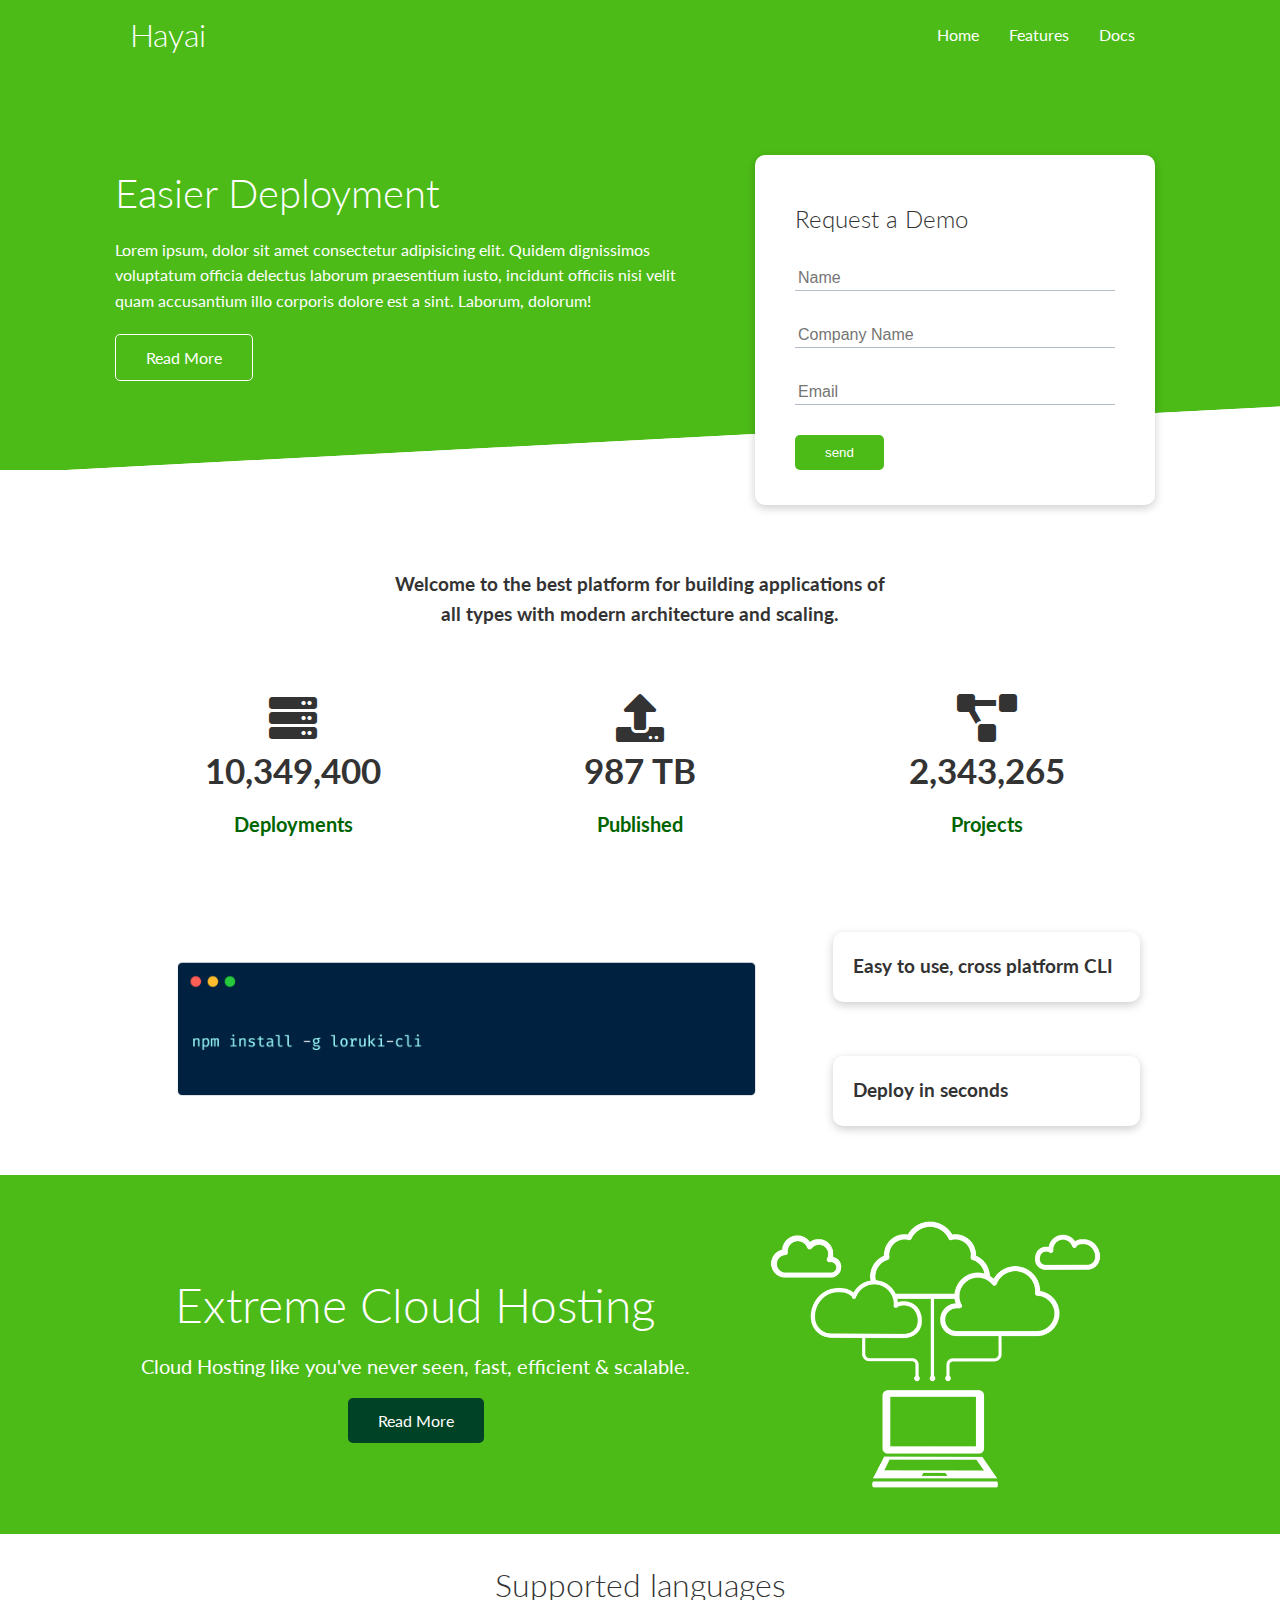
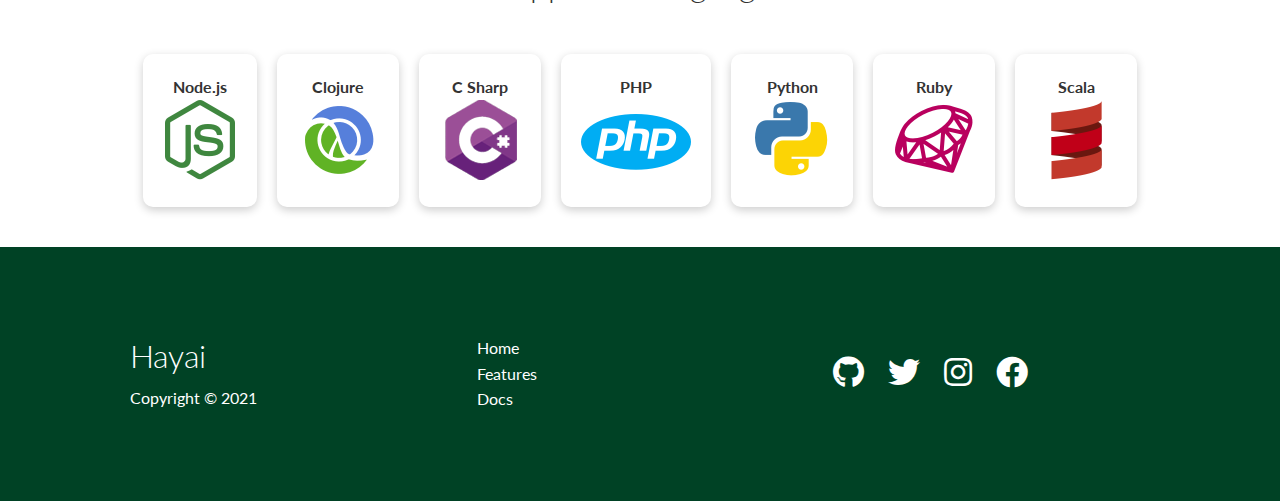
<file: index.html>
<!DOCTYPE html>
<html lang="en">
<head>
    <meta charset="UTF-8">
    <meta http-equiv="X-UA-Compatible" content="IE=edge">
    <meta name="viewport" content="width=device-width, initial-scale=1.0">
    <link rel="stylesheet" href="css/utilities.css">
    <link rel="stylesheet" href="css/style.css">
    <link rel="stylesheet" href="https://cdnjs.cloudflare.com/ajax/libs/font-awesome/5.15.3/css/all.min.css" referrerpolicy="no-referrer" />
    <title>Hayai | Cloud Hosting For Everyone</title>
</head>
<body>
    <!-- Navbar-->
    <div class="navbar">
        <div class="container flex">
            <h1 class="logo">Hayai</h1>
            <nav>
                <ul>
                    <li><a href="index.html">Home</a></li>
                    <li><a href="features.html">Features</a></li>
                    <li><a href="docs.html">Docs</a></li>
                </ul>
            </nav>
        </div>
    </div>

    <!--showcase-->
    <section class="showcase">
        <div class="container grid">
            <div class="showcase-text">
                <h1>Easier Deployment</h1>
                <p>Lorem ipsum, dolor sit amet consectetur adipisicing elit. Quidem dignissimos voluptatum officia delectus laborum praesentium iusto, incidunt officiis nisi velit quam accusantium illo corporis dolore est a sint. Laborum, dolorum!</p>
                <a href="features.html" class="btn btn-outline">Read More</a>
            </div>

            <div class="showcase-form card">
                <h2>Request a Demo</h2>
                <form>
                    <div class="form-control">
                        <input type="text" name="name" placeholder="Name" required>
                    </div>
                    <div class="form-control">
                        <input type="text" name="company" placeholder="Company Name" required>
                    </div>
                    <div class="form-control">
                        <input type="text" name="email" placeholder="Email" required>
                    </div>
                    <input type="submit" value="send" class="btn btn-primary">
                </form>
            </div>
        </div>
    </section>


    <!--Stats-->
    <section class="stats">
        <div class="container">
            <h3 class="stats-heading text-center my-1">
                Welcome to the best platform for building applications of all types with modern architecture and scaling.
            </h3>

            <div class="grid grid-3 text-center my-4">
                <div>
                    <i class="fas fa-server fa-3x">
                    </i>
                    <h3>10,349,400</h3>
                    <p class="text-secondary">Deployments</p>
                </div>
                <div>
                    <i class="fas fa-upload fa-3x">
                    </i>
                    <h3>987 TB</h3>
                    <p class="text-secondary">Published</p>
                </div>
                <div>
                    <i class="fas fa-project-diagram fa-3x">
                    </i>
                    <h3>2,343,265</h3>
                    <p class="text-secondary">Projects</p>
                </div>
            </div>
        </div>
    </section>

    <!-- Cli -->
    <section class="cli">
        <div class="container grid">
            <img src="images/cli.png" alt="">
            <div class="card">
                <h3>Easy to use, cross platform CLI</h3>
            </div>
            <div class="card">
                <h3>Deploy in seconds</h3>
            </div>
        </div>
    </section>

    <!-- CLoud -->
    <section class="cloud bg-primary my-2 py-2">
        <div class="container grid">
            <div class="text-center">
                <h2 class="lg">Extreme Cloud Hosting</h2>
                <p class="lead my-1">Cloud Hosting like you've never seen, fast, efficient & scalable.</p>
                <a href="features.html" class="btn btn-dark">Read More</a>
            </div>
            <img src="images/cloud.png" alt="">
        </div>
    </section>

    <!-- Languages -->
    <section class="languages">
        <h2 class="md text-center my-2">
            Supported languages
        </h2>
        <div class="container flex">
            <div class="card">
                <h4>Node.js</h4>
                <img src="images/logos/node.png" alt="">
            </div>
            <div class="card">
                <h4>Clojure</h4>
                <img src="images/logos/clojure.png" alt="">
            </div>
            <div class="card">
                <h4>C Sharp</h4>
                <img src="images/logos/csharp.png" alt="">
            </div>
            <div class="card">
                <h4>PHP</h4>
                <img src="images/logos/php.png" alt="">
            </div>
            <div class="card">
                <h4>Python</h4>
                <img src="images/logos/python.png" alt="">
            </div>
            <div class="card">
                <h4>Ruby</h4>
                <img src="images/logos/ruby.png" alt="">
            </div>
            <div class="card">
                <h4>Scala</h4>
                <img src="images/logos/scala.png" alt="">
            </div>
        </div>
    </section>

    <!--Footer-->
    <footer class="footer bg-dark py-5">
        <div class="container grid grid-3">
            <div>
                <h1>Hayai</h1>
                <p>Copyright &copy; 2021</p>
            </div>
            <nav>
                <ul>
                    <li><a href="index.html">Home</a></li>
                    <li><a href="features.html">Features</a></li>
                    <li><a href="docs.html">Docs</a></li>
                </ul>
            </nav>
            <div class="social">
                <a href="#"><i class="fab fa-github fa-2x"></i></a>
                <a href="#"><i class="fab fa-twitter fa-2x"></i></a>
                <a href="#"><i class="fab fa-instagram fa-2x"></i></a>
                <a href="#"><i class="fab fa-facebook fa-2x"></i></a>
            </div>
        </div>
    </footer>
</body>
</html>
</file>
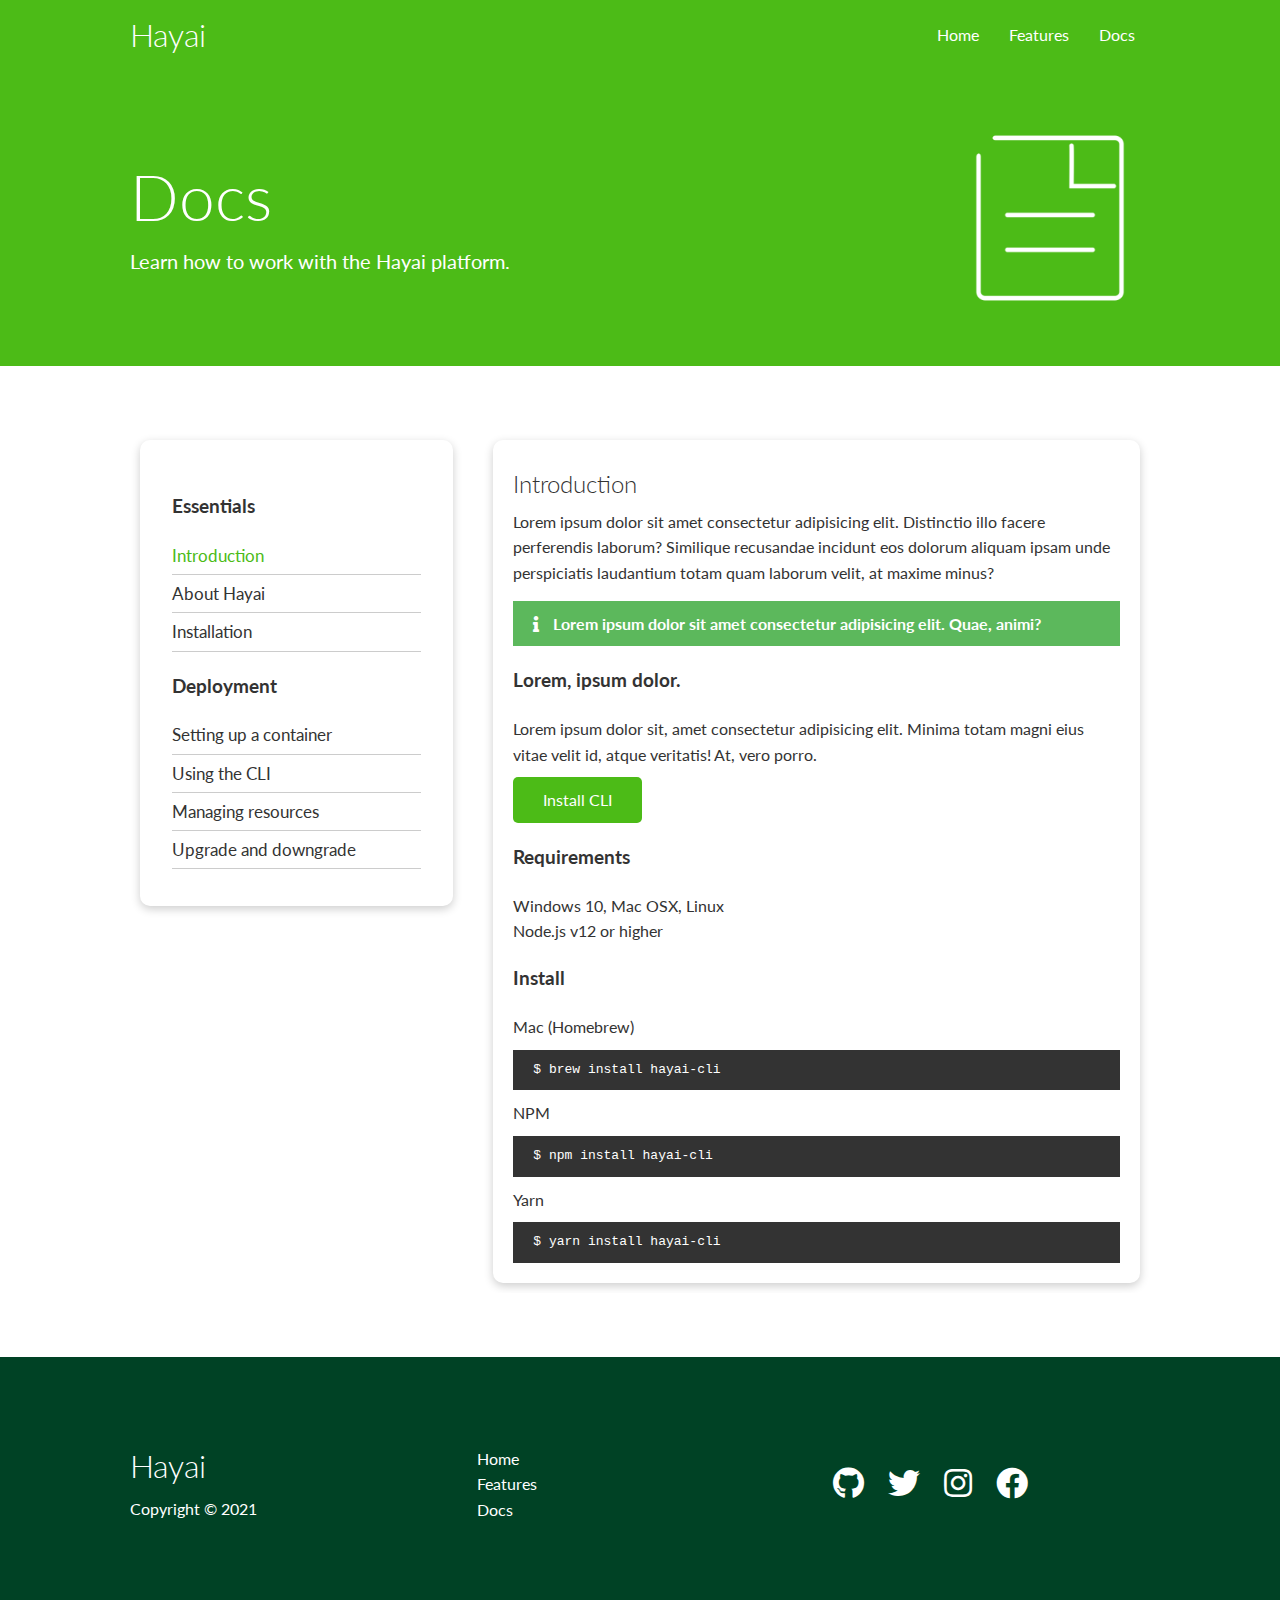
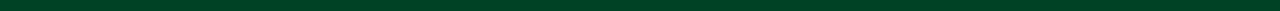
<file: docs.html>
<!DOCTYPE html>
<html lang="en">
<head>
    <meta charset="UTF-8">
    <meta http-equiv="X-UA-Compatible" content="IE=edge">
    <meta name="viewport" content="width=device-width, initial-scale=1.0">
    <link rel="stylesheet" href="css/utilities.css">
    <link rel="stylesheet" href="css/style.css">
    <link rel="stylesheet" href="https://cdnjs.cloudflare.com/ajax/libs/font-awesome/5.15.3/css/all.min.css" referrerpolicy="no-referrer" />
    <title>Hayai | Cloud Hosting For Everyone</title>
</head>
<body>
    <!-- Navbar-->
    <div class="navbar">
        <div class="container flex">
            <h1 class="logo">Hayai</h1>
            <nav>
                <ul>
                    <li><a href="index.html">Home</a></li>
                    <li><a href="features.html">Features</a></li>
                    <li><a href="docs.html">Docs</a></li>
                </ul>
            </nav>
        </div>
    </div>

    <!-- Head -->
    <section class="docs-head bg-primary py-3">
        <div class="container grid">
            <div>
                <h1 class="xl">Docs</h1>
                <p class="lead">Learn how to work with the Hayai platform.</p>
            </div>
            <img src="images/docs.png" alt="">
        </div>
    </section>

    <!--docs main-->
    <section class="docs-main my-4">
        <div class="container grid">
            <div class="card p-3">
                <h3 class="my-2">Essentials</h3>
                <nav>
                    <ul>
                        <li><a class="text-primary" href="#">Introduction</a></li>
                        <li><a href="#">About Hayai</a></li>
                        <li><a href="#">Installation</a></li>
                    </ul>
                </nav>

                <h3 class="my-2">
                    Deployment
                </h3>
                <nav>
                    <ul>
                        <li><a href="#">Setting up a container</a></li>
                        <li><a href="#">Using the CLI</a></li>
                        <li><a href="#">Managing resources</a></li>
                        <li><a href="#">Upgrade and downgrade</a></li>
                    </ul>
                </nav>
        </div>
        <div class="card">
            <h2>Introduction</h2>
            <p>Lorem ipsum dolor sit amet consectetur adipisicing elit. Distinctio illo facere perferendis laborum? Similique recusandae incidunt eos dolorum aliquam ipsam unde perspiciatis laudantium totam quam laborum velit, at maxime minus?</p>

            <div class="alert alert-success">
                <i class="fas fa-info"></i> Lorem ipsum dolor sit amet consectetur adipisicing elit. Quae, animi?
            </div>

            <h3>Lorem, ipsum dolor.</h3>
            <p>Lorem ipsum dolor sit, amet consectetur adipisicing elit. Minima totam magni eius vitae velit id, atque veritatis! At, vero porro.</p>
            <a href="#" class="btn btn-primary">Install CLI</a>

            <h3>Requirements</h3>
            <ul>
                <li>Windows 10, Mac OSX, Linux</li>
                <li>Node.js v12 or higher</li>
            </ul>

            <h3>Install</h3>
            <p>Mac (Homebrew)</p>
            <pre><code>$ brew install hayai-cli</code></pre>
            <p>NPM</p>
            <pre><code>$ npm install hayai-cli</code></pre>
            <p>Yarn</p>
            <pre><code>$ yarn install hayai-cli</code></pre>

        </div>
        </div>
    </section>

    <!--Footer-->
    <footer class="footer bg-dark py-5">
        <div class="container grid grid-3">
            <div>
                <h1>Hayai</h1>
                <p>Copyright &copy; 2021</p>
            </div>
            <nav>
                <ul>
                    <li><a href="index.html">Home</a></li>
                    <li><a href="features.html">Features</a></li>
                    <li><a href="docs.html">Docs</a></li>
                </ul>
            </nav>
            <div class="social">
                <a href="#"><i class="fab fa-github fa-2x"></i></a>
                <a href="#"><i class="fab fa-twitter fa-2x"></i></a>
                <a href="#"><i class="fab fa-instagram fa-2x"></i></a>
                <a href="#"><i class="fab fa-facebook fa-2x"></i></a>
            </div>
        </div>
    </footer>
</body>
</html>
</file>
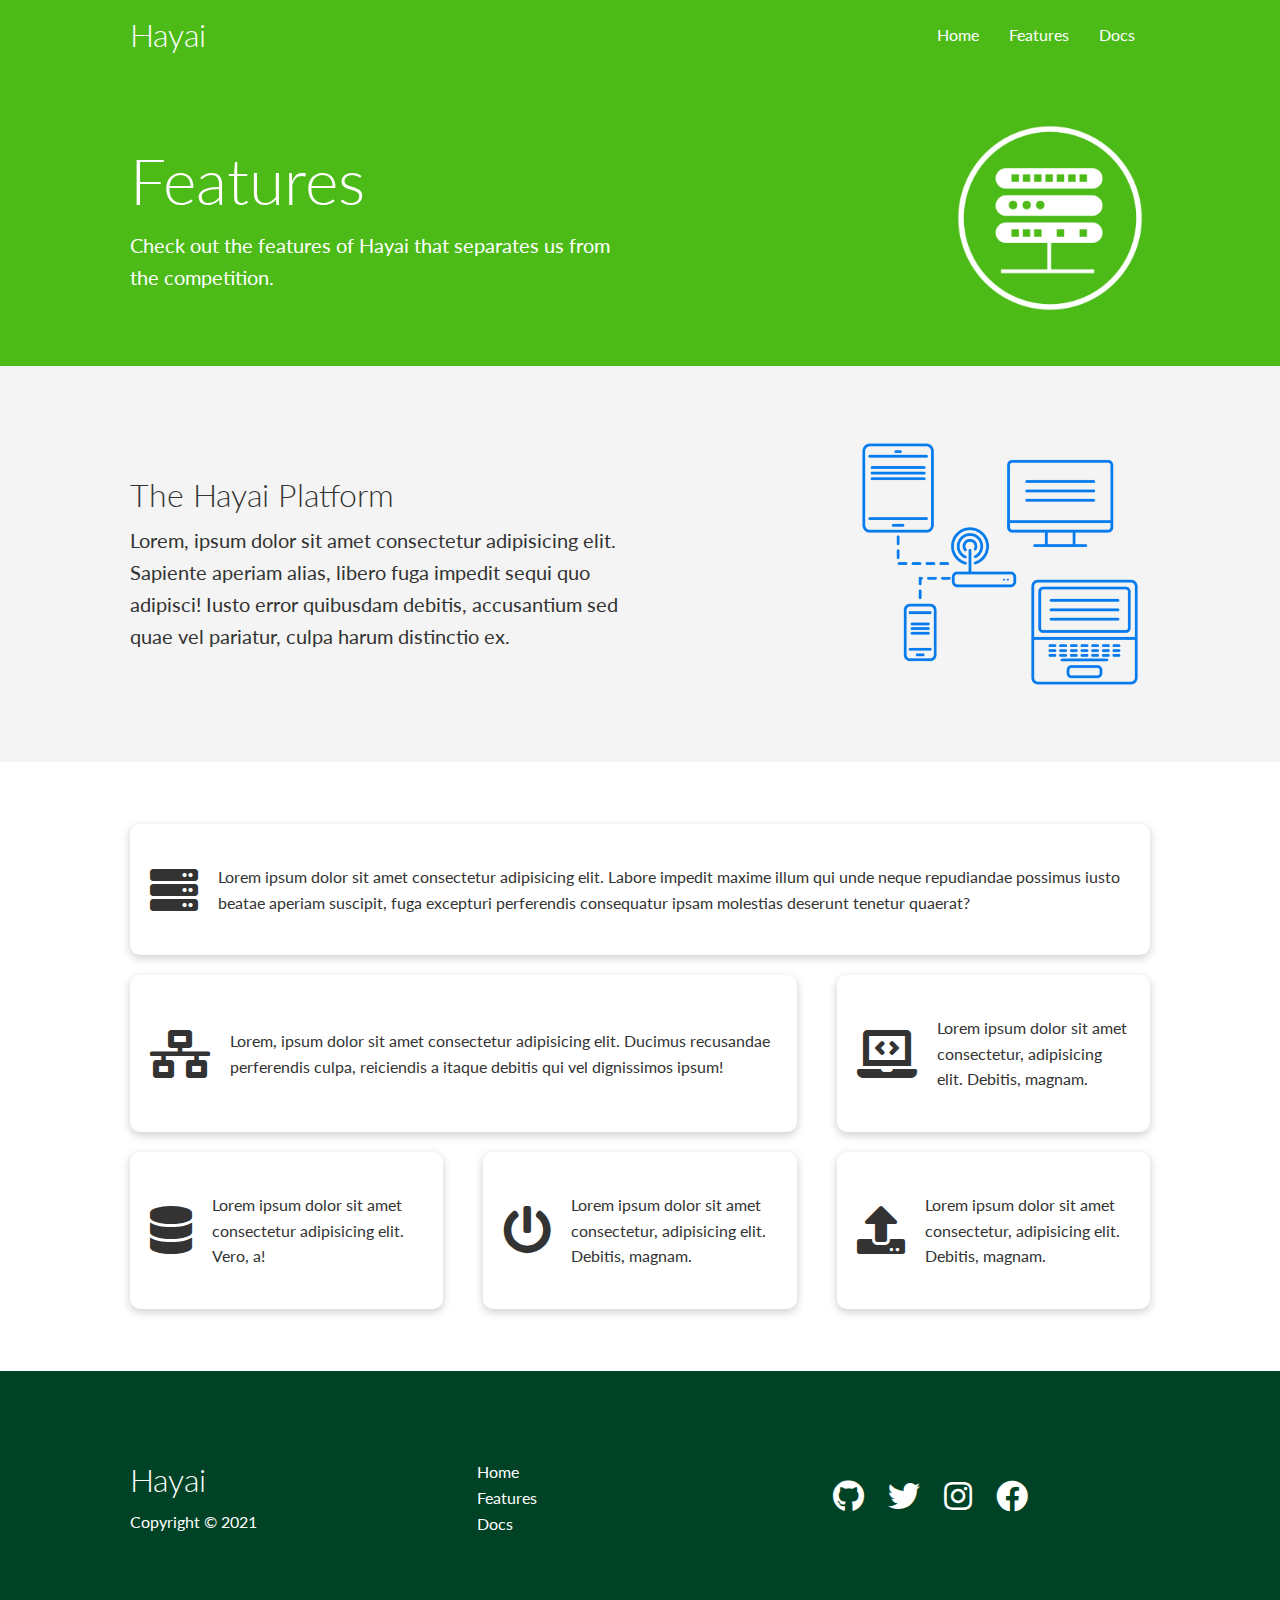
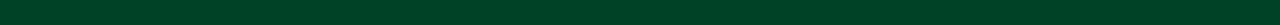
<file: features.html>
<!DOCTYPE html>
<html lang="en">
<head>
    <meta charset="UTF-8">
    <meta http-equiv="X-UA-Compatible" content="IE=edge">
    <meta name="viewport" content="width=device-width, initial-scale=1.0">
    <link rel="stylesheet" href="css/utilities.css">
    <link rel="stylesheet" href="css/style.css">
    <link rel="stylesheet" href="https://cdnjs.cloudflare.com/ajax/libs/font-awesome/5.15.3/css/all.min.css" referrerpolicy="no-referrer" />
    <title>Hayai | Cloud Hosting For Everyone</title>
</head>
<body>
    <!-- Navbar-->
    <div class="navbar">
        <div class="container flex">
            <h1 class="logo">Hayai</h1>
            <nav>
                <ul>
                    <li><a href="index.html">Home</a></li>
                    <li><a href="features.html">Features</a></li>
                    <li><a href="docs.html">Docs</a></li>
                </ul>
            </nav>
        </div>
    </div>

    <!-- Head -->
    <section class="features-head bg-primary py-3">
        <div class="container grid">
            <div>
                <h1 class="xl">Features</h1>
                <p class="lead">Check out the features of Hayai that separates us from the competition.</p>
            </div>
            <img src="images/server.png" alt="">
        </div>
    </section>

    <!-- sub head -->
    <section class="features-sub-head bg-light py-3">
        <div class="container grid">
            <div>
                <h1 class="md">The Hayai Platform</h1>
                <p class="lead">Lorem, ipsum dolor sit amet consectetur adipisicing elit. Sapiente aperiam alias, libero fuga impedit sequi quo adipisci! Iusto error quibusdam debitis, accusantium sed quae vel pariatur, culpa harum distinctio ex.</p>
            </div>
            <img src="images/server2.png" alt="">
        </div>
    </section>

    <section class="features-main my-2">
        <div class="container grid grid-3">
            <div class="card flex">
                <i class="fas fa-server fa-3x"></i>
                <p>Lorem ipsum dolor sit amet consectetur adipisicing elit. Labore impedit maxime illum qui unde neque repudiandae possimus iusto beatae aperiam suscipit, fuga excepturi perferendis consequatur ipsam molestias deserunt tenetur quaerat?</p>
            </div>
            <div class="card flex">
                <i class="fas fa-network-wired fa-3x"></i>
                <p>
                    Lorem, ipsum dolor sit amet consectetur adipisicing elit. Ducimus
                    recusandae perferendis culpa, reiciendis a itaque debitis qui vel
                    dignissimos ipsum!
                </p>
            </div>
            <div class="card flex">
                <i class="fas fa-laptop-code fa-3x"></i>
                <p>
                    Lorem ipsum dolor sit amet consectetur, adipisicing elit. Debitis,
                    magnam.
                </p>
            </div>
            <div class="card flex">
                <i class="fas fa-database fa-3x"></i>
                <p>
                    Lorem ipsum dolor sit amet consectetur adipisicing elit. Vero, a!
                </p>
            </div>
            <div class="card flex">
                <i class="fas fa-power-off fa-3x"></i>
                <p>
                    Lorem ipsum dolor sit amet consectetur, adipisicing elit. Debitis,
                    magnam.
                </p>
            </div>
            <div class="card flex">
                <i class="fas fa-upload fa-3x"></i>
                <p>
                    Lorem ipsum dolor sit amet consectetur, adipisicing elit. Debitis,
                    magnam.
                </p>
            </div>
        </div>
    </section>

    <!--Footer-->
    <footer class="footer bg-dark py-5">
        <div class="container grid grid-3">
            <div>
                <h1>Hayai</h1>
                <p>Copyright &copy; 2021</p>
            </div>
            <nav>
                <ul>
                    <li><a href="index.html">Home</a></li>
                    <li><a href="features.html">Features</a></li>
                    <li><a href="docs.html">Docs</a></li>
                </ul>
            </nav>
            <div class="social">
                <a href="#"><i class="fab fa-github fa-2x"></i></a>
                <a href="#"><i class="fab fa-twitter fa-2x"></i></a>
                <a href="#"><i class="fab fa-instagram fa-2x"></i></a>
                <a href="#"><i class="fab fa-facebook fa-2x"></i></a>
            </div>
        </div>
    </footer>
</body>
</html>
</file>
<file: css/utilities.css>
/* utilities */
.container {
    max-width: 1100px;
    margin: 0 auto;
    overflow: auto;
    padding: 0 40px;
}

.card {
    background-color: #fff;
    color: #333;
    border-radius: 10px;
    box-shadow: 0 3px 10px rgba(0, 0, 0, 0.2);
    padding: 20px;
    margin: 10px;
}

.btn {
    display: inline-block;
    padding: 10px 30px;
    cursor: pointer;
    background: var(--primary-color);
    color: #fff;
    border: none;
    border-radius: 5px;
    transition: transform 0.2s;
}

.btn-outline {
    background-color: transparent;
    border: 1px #fff solid;
}

.btn:hover {
    transform: scale(0.98);
    background-color: var(--secondary-color);
}

/* Backgrounds and colored buttons */
.bg-primary, .btn-primary {
    background-color: var(--primary-color);
    color: #fff;
}

.bg-secondary, .btn-secondary {
    background-color: var(--secondary-color);
    color: #fff;
}

.bg-dark, .btn-dark {
    background-color: var(--dark-color);
    color: #fff;
}

.bg-light, .btn-light {
    background-color: var(--light-color);
    color: #333;
}

.bg-primary a, .btn-primary a,
.bg-secondary a, .btn-secondary a,
.bg-dark a, .btn-dark a,
.bg-light a, .btn-light a {
    color: #fff;
}

/* Text colors */

.text-primary, .text-primary {
    color: var(--primary-color);
}

.text-secondary, .text-secondary {
    color: var(--secondary-color);
}

.text-dark, .text-dark {
    color: var(--dark-color);
}

.text-light, .text-light {
    color: var(--light-color);
}

/* Text sizes */
.lead {
    font-size: 20px;
}

.sm {
    font-size: 1rem;
}

.md {
    font-size: 2rem;
}

.lg {
    font-size: 3rem;
}

.xl {
    font-size: 4rem;
}

.text-center {
    text-align: center;
}

/* Alert */
.alert {
    background-color: var(--light-color);
    padding: 10px 20px;
    font-weight: bold;
    margin: 15px 0;
}

.alert i {
    margin-right: 10px;
}

.alert-success {
    background-color: var(--success-color);
    color: #fff;
}

.alert-error {
    background-color: var(--error-color);
    color: #fff;
}

.flex {
    display: flex;
    justify-content: center;
    align-items: center;
    height: 100%;
}

.grid {
    display: grid;
    grid-template-columns: repeat(2, 1fr);
    gap: 20px;
    justify-content: center;
    align-items: center;
    height: 100%;
}

.grid-3 {
    grid-template-columns: repeat(3, 1fr);
}

/* Margin  */
.my-1 {
    margin: 1rem 0;
}

.my-2 {
    margin: 2rem 0;
}

.my-3 {
    margin: 3rem 0;
}

.my-4 {
    margin: 4rem 0;
}

.my-5 {
    margin: 5rem 0;
}

.m-1 {
    margin: 1rem;
}

.m-2 {
    margin: 1.5rem;
}

.m-3 {
    margin: 2rem;
}

.m-4 {
    margin: 3rem;
}

.m-5 {
    margin: 4rem;
}

/* padding */ 
.py-1 {
    padding: 1rem 0;
}

.py-2 {
    padding: 2rem 0;
}

.py-3 {
    padding: 3rem 0;
}

.py-4 {
    padding: 4rem 0;
}

.py-5 {
    padding: 5rem 0;
}

.p-1 {
    padding: 1rem;
}

.p-2 {
    padding: 1.5rem;
}

.p-3 {
    padding: 2rem;
}

.p-4 {
    padding: 3rem;
}

.p-5 {
    padding: 4rem;
}
</file>
<file: css/style.css>
@import url('https://fonts.googleapis.com/css2?family=Lato:wght@300&display=swap');

:root {
    /*--primary-color: #047aed;
    --secondary-color: #1c3fa8;
    --dark-color: #002240;*/
    --primary-color: #4cbb17;
    --secondary-color: #006400;
    --dark-color: #004225;
    --light-color: #f4f4f4;
    --success-color: #5cb85c;
    --error-color: #d9534f;
}

* {
    box-sizing: border-box;
    padding: 0;
    margin: 0;
}

body {
    font-family: 'Lato', sans-serif;
    color: #333;
    line-height: 1.6;
}

ul {
    list-style: none;
}

a {
    text-decoration: none;
    color: #333;
}

h1, h2 {
    font-weight: 300;
    line-height: 1.2;
    margin: 10px 0;
}

p {
    margin: 10px 0;
}

img {
    width: 100%;
}

code, pre {
    background: #333;
    color: #fff;
    padding: 10px;
}

/* navbar */

.navbar {
    background-color: var(--primary-color);
    color: #fff;
    height: 70px;
}

.navbar ul {
    display: flex;

}

.navbar a {
    color: #fff;
    padding: 10px;
    margin: 0 5px;
}

.navbar a:hover {
    border-bottom: 2px #fff solid;
}

.navbar .flex {
    justify-content: space-between;
}

/* showcase */
.showcase {
    height: 400px;
    background-color: var(--primary-color);
    color: #fff;
    position: relative;
}

.showcase h1 {
    font-size: 40px;
}

.showcase p {
    margin: 20px 0;
}

.showcase .grid {
    overflow: visible;
    grid-template-columns: 55% 45%;
    gap: 30px;
}

.showcase-text {
    animation: slideInFromLeft 1s ease-in;
}

.showcase-form {
    position: relative;
    top: 60px;
    height: 350px;
    width: 400px;
    padding: 40px;
    z-index: 100;
    justify-self: flex-end;
    animation: slideInFromRight 1s ease-in;

}

.showcase-form .form-control {
    margin: 30px 0;
}

.showcase-form input[type='text'],
.showcase-form input[type='email']
 {
    border: 0;
    border-bottom: 1px solid #b4becb;
    width: 100%;
    padding: 3px;
    font-size: 16px;
}

.showcase-form input:focus {
    outline: none;
}

.showcase::before, .showcase::after {
    content: '';
    position: absolute;
    height: 100px;
    bottom: -70px;
    right: 0;
    left: 0;
    background: #ffff;
    transform: skewY(-3deg);
    -webkit-transform: skewY(-3deg);
    -moz-transform: skewY(-3deg);
    -ms-transform: skewY(-3deg);
}

/* Stats */

.stats {
    padding-top: 100px;
    animation: slideInFromBottom 1s ease-in;
}

.stats-heading {
    max-width: 500px;
    margin: auto;
}

.stats .grid h3 {
    font-size: 35px;
}   

.stats .grid p {
    font-size: 20px;
    font-weight: bold;
}

/* Cli */
.cli .grid {
    grid-template-columns: repeat(3, 1fr);
    grid-template-rows: repeat(2, 1fr);
} 

.cli .grid > *:first-child {
    grid-column: 1 / span 2;
    grid-row: 1 / span 2;
}

/* Cloud */
.cloud .grid {
    grid-template-columns: 4fr 3fr;
}

/* Languages */

.languages .flex {
    flex-wrap: wrap;
}

.languages .card {
    text-align: center;
    margin: 18px 10px 40px;
    transition: transform 0.2s ease-in;
}

.languages .card .h4 {
    font-size: 20px;
    margin-bottom: 10px;
}

.languages .card:hover {
    transform: translateY(-15px);
}

/* features */
.features-head img, .docs-head img {
    width: 200px;
    justify-self: flex-end;
}

.features-sub-head img {
    width: 300px;
    justify-self: flex-end;
}

.features-main .card > i{
    margin-right: 20px;
}

.features-main .grid {
    padding: 30px;
}

.features-main .grid > *:first-child {
    grid-column: 1 / span 3;
}

.features-main .grid > *:nth-child(2) {
    grid-column: 1 / span 2;
}

/* Docs */ 
.docs-main h3 {
    margin: 20px 0;
  }
  
  .docs-main .grid {
    grid-template-columns: 1fr 2fr;
    align-items: flex-start;
  }
  
  .docs-main nav li {
    font-size: 17px;
    padding-bottom: 5px;
    margin-bottom: 5px;
    border-bottom: 1px #ccc solid;
  }
  
  .docs-main a:hover {
    font-weight: bold;
  }
  

/* footer */
.footer .social a {
    margin: 0 10px;
}

/* animations */

@keyframes slideInFromLeft {
    0% {
        transform: translateX(-100%);
    }

    100% {
        transform: translateX(0);
    }
}

@keyframes slideInFromRight {
    0% {
        transform: translateX(100%);
    }

    100% {
        transform: translateX(0);
    }
}

@keyframes slideInFromTop {
    0% {
        transform: translateY(-100%);
    }

    100% {
        transform: translateX(0);
    }
}

@keyframes slideInFromBottom {
    0% {
        transform: translateY(-100%);
    }

    100% {
        transform: translateX(0);
    }
}

/*  Tablets and under  */ 
@media(max-width: 768px) {
    .grid, .showcase .grid, .stats .grid,
    .cli .gird, .cloud .grid, .features-main .grid, .docs-main .grid {
        grid-template-columns: 1fr;
        grid-template-rows: 1fr;
    }

    .showcase {
        height: auto;
    }

    .showcase-text {
        text-align: center;
        margin-top: 40px;
        animation: slideInFromTop 1s ease-in;
    }

    .showcase-form {
        justify-self: center;
        margin: auto;
        animation: slideInFromBottom 1s ease-in;

    }

    .cli .grid > *:first-child {
        grid-column: 1;
        grid-row: 1;
    }

    .features-head,
    .features-sub-head,
    .docs-head {
        text-align: center;
    }

    .features-head img,
    .features-sub-head img,
    .docs-head img {
        justify-self: center;
    }

    .features-main .grid >*:first-child,
    .features-main .grid >*:nth-child(2) {
        grid-column: 1;
    }
}




/* Mobile */ 
@media(max-width: 500px) {
    .navbar {
        height: 110px;
    }

    .navbar .flex {
        flex-direction: column;
    }

    .navbar ul {
        padding: 10px;
        background-color: rgba(0,0,0,0.1);
    }
}
</file>
